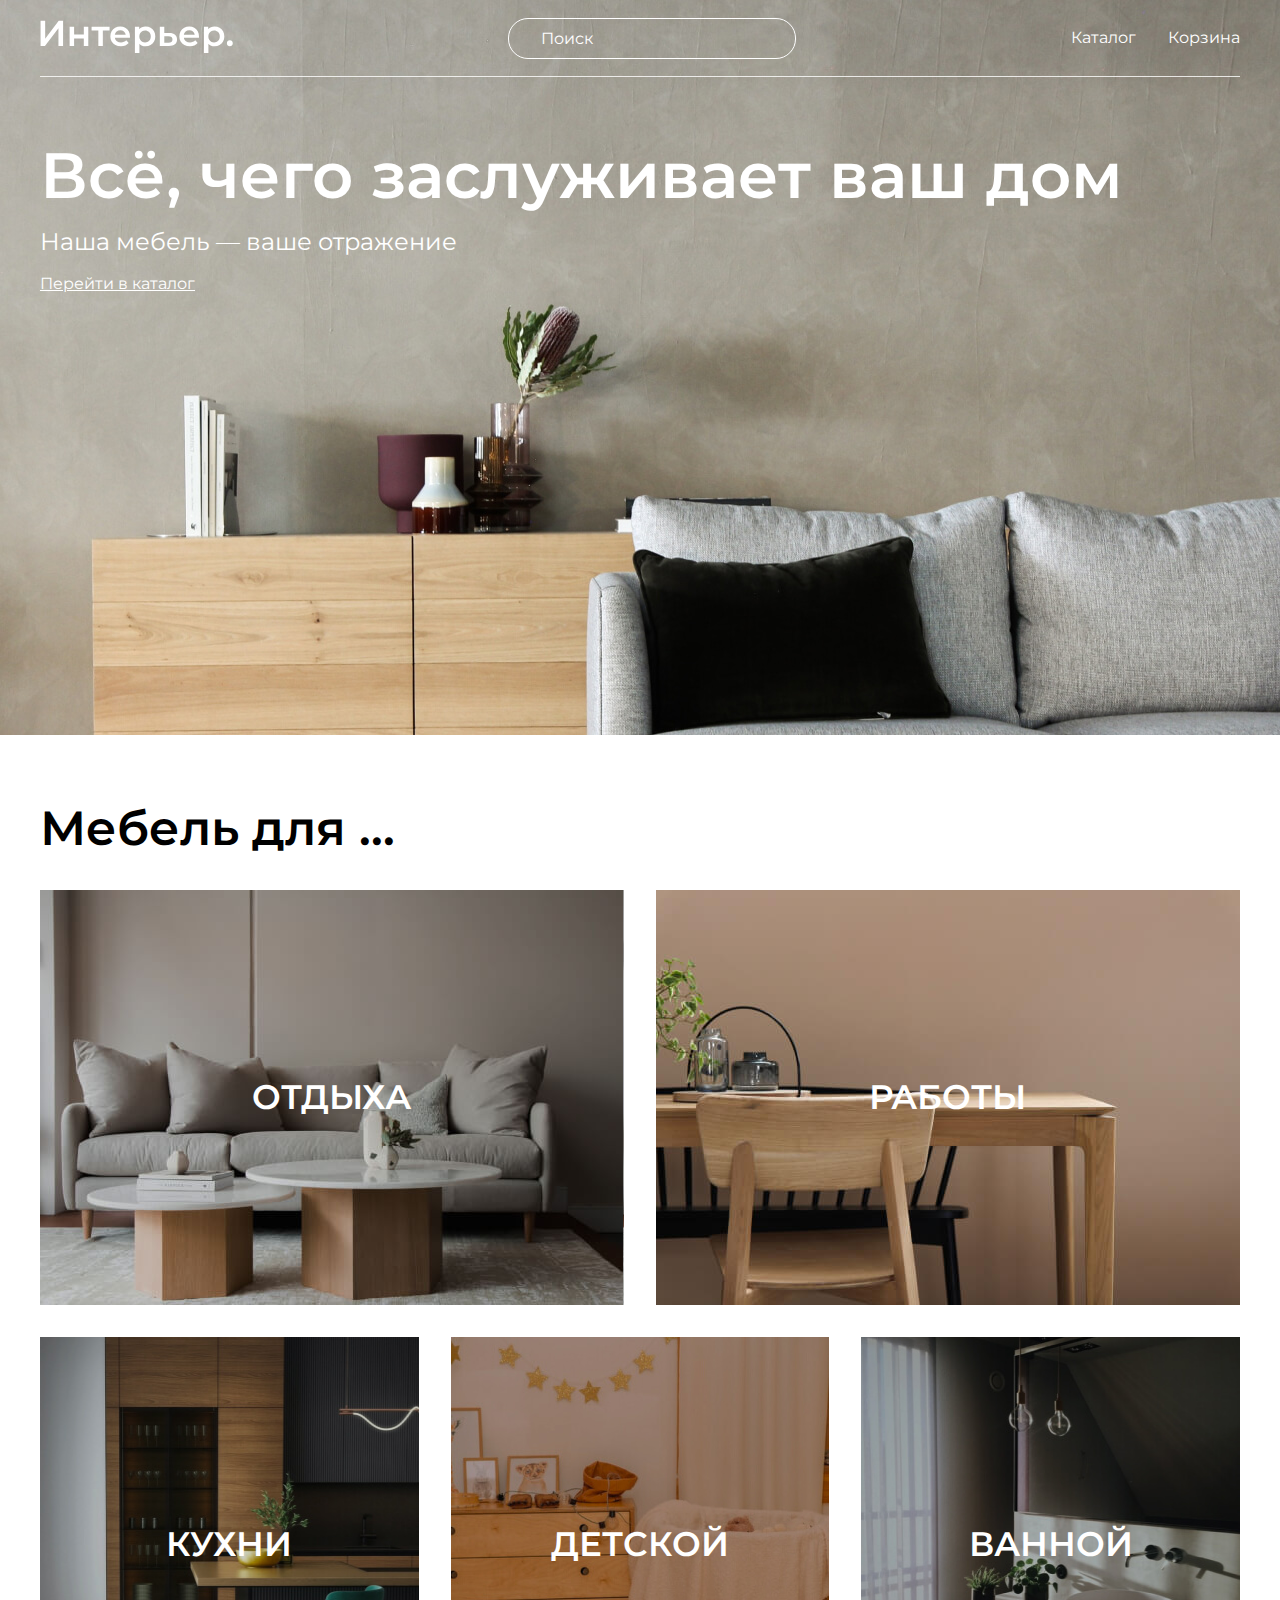
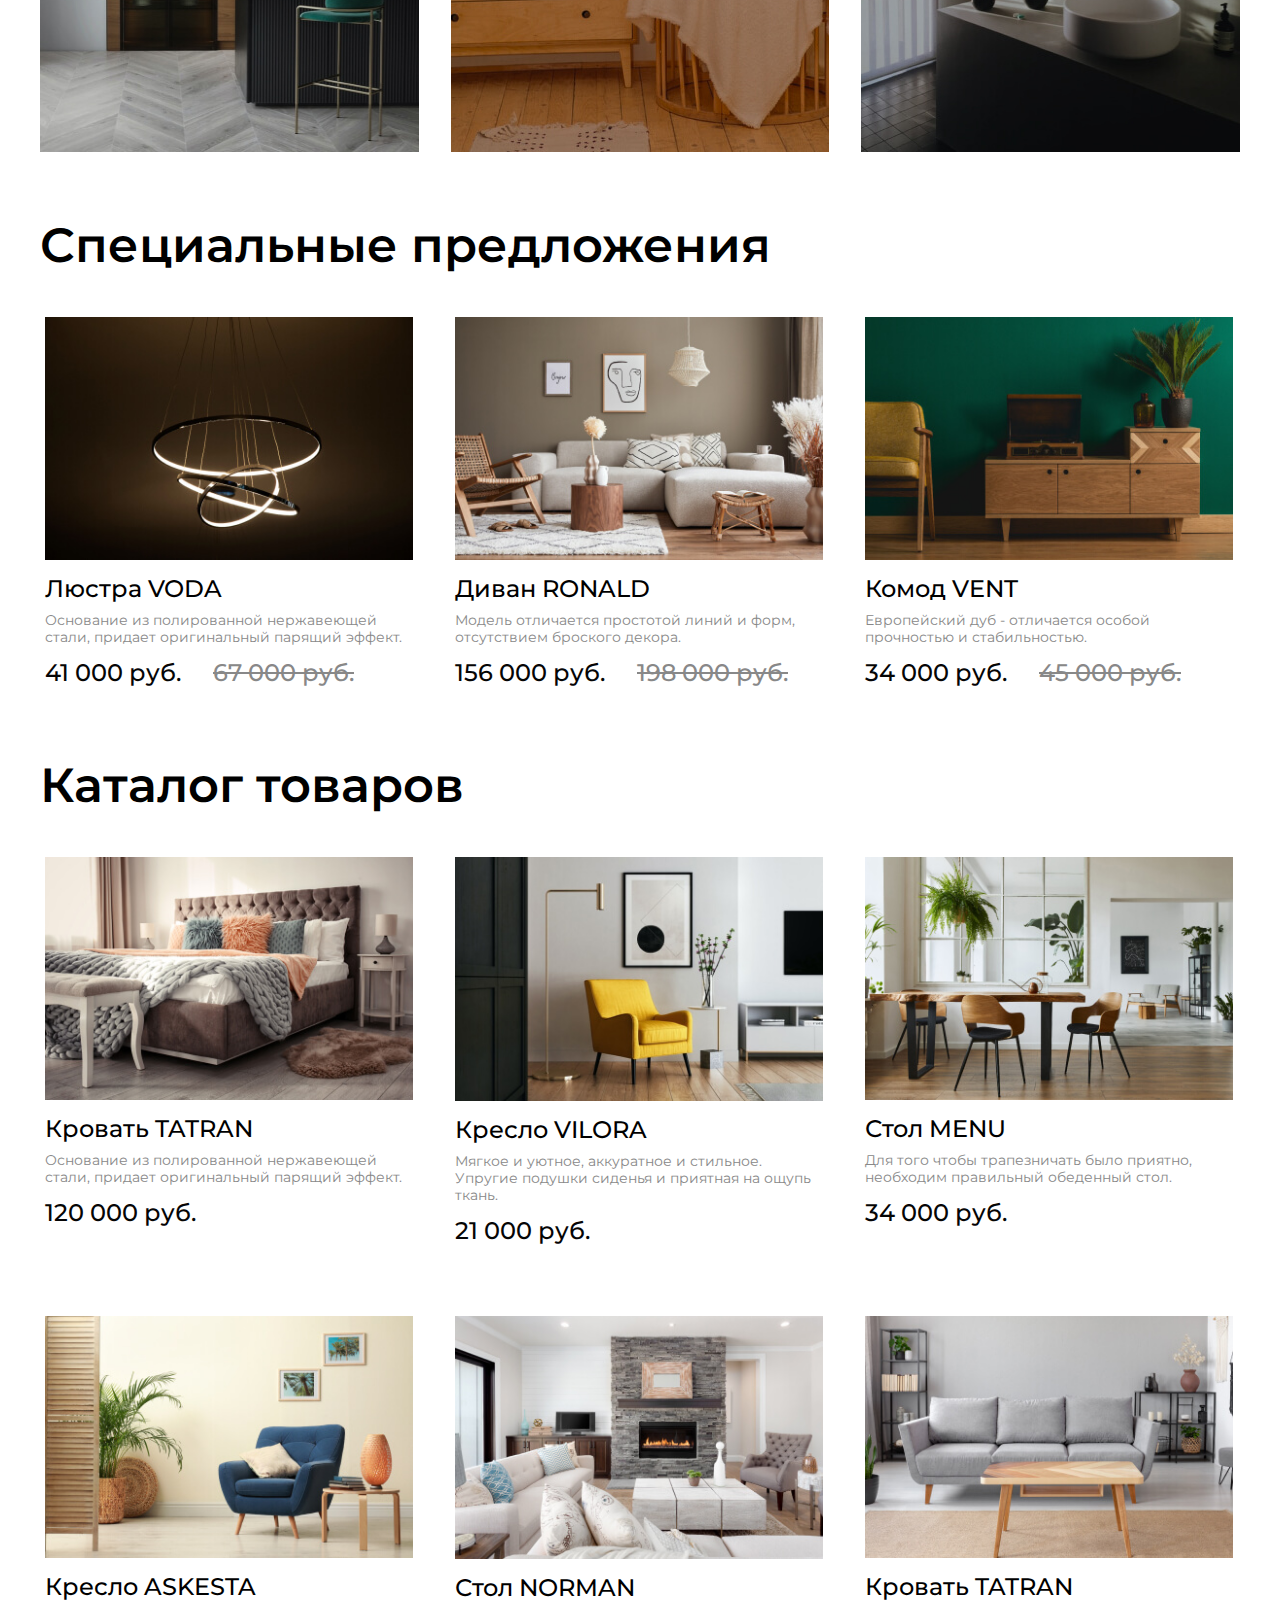
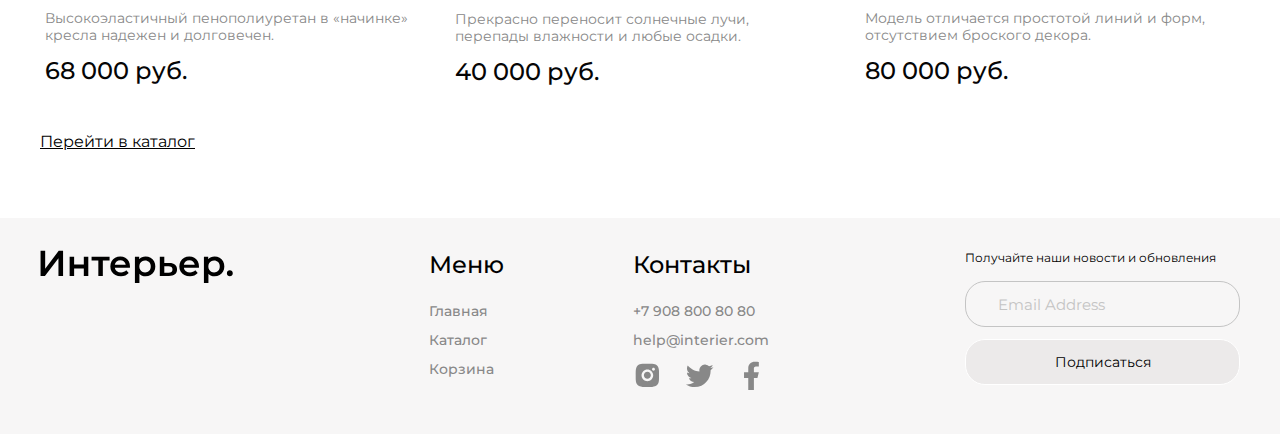
<file: index.html>
<!DOCTYPE html>
<html lang="ru">
    <head>
        <meta charset="UTF-8" />
        <meta http-equiv="X-UA-Compatible" content="IE=edge" />
        <meta name="viewport" content="width=device-width, initial-scale=1.0" />
        <title>Интернет-магазин Мебели</title>
        <link rel="preconnect" href="https://fonts.googleapis.com" />
        <link rel="preconnect" href="https://fonts.gstatic.com" crossorigin />
        <link href="https://fonts.googleapis.com/css2?family=Montserrat:wght@400;500;600&display=swap" rel="stylesheet" />
        <link rel="stylesheet" href="./styles/style.css" />
    </head>

    <body>
        <div class="top center">
            <header class="header">
                <a href="index.html" class="header__link-logo"><img src="./img/header-logo-white.svg" alt="логотип" class="header__logo" /></a>
                <input type="text" class="header__input_text" placeholder="Поиск" />
                <nav class="header__links">
                    <a href="./catalog.html" title="Перейти в каталог" class="header__link">Каталог</a>
                    <a href="./cart.html" title="Перейти в корзину" class="header__link">Корзина</a>
                </nav>
                <nav class="header__links-mobile">
                    <a class="header__link-mobile" title="Поиск" href="#"><img src="./img/search.png" alt="поиск" /></a>
                    <a class="header__link-mobile" title="Перейти в каталог" href="./catalog.html"><img src="./img/catalog.png" alt="каталог" /></a>
                    <a class="header__link-mobile" title="Перейти в корзину" href="./cart.html"><img src="./img/cart-phone.png" alt="корзина" /></a>
                </nav>
            </header>
            <section class="about">
                <h1 class="about__title">Всё, чего заслуживает ваш дом</h1>
                <p class="about__subtitle">Наша мебель — ваше отражение</p>
                <a href="./catalog.html" title="Перейти в каталог" class="about__link">Перейти в каталог</a>
            </section>
        </div>
        <section class="for center">
            <h2 class="for__title">Мебель для ...</h2>
            <div class="for__content for__content-text">
                <div class="for__content_item">ОТДЫХА</div>
                <div class="for__content_item">РАБОТЫ</div>
                <div class="for__content_item">КУХНИ</div>
                <div class="for__content_item">ДЕТСКОЙ</div>
                <div class="for__content_item">ВАННОЙ</div>
            </div>
        </section>

        <section class="product-box center">
            <h2 class="product-box__title">Специальные предложения</h2>
            <div class="product-content">
                <div class="product">
                    <img src="./img/voda.jpg" alt="Люстра VODA" class="product_img" />
                    <h3 class="product_name">Люстра VODA</h3>
                    <p class="product_about">Основание из полированной нержавеющей стали, придает оригинальный парящий эффект.</p>
                    <div class="product_price-section">
                        <p class="product_new-price">41 000 руб.</p>
                        <p class="product_old-price">67 000 руб.</p>
                    </div>
                </div>
                <div class="product">
                    <img src="./img/ronald.jpg" alt="Диван RONALD" class="product_img" />
                    <h3 class="product_name">Диван RONALD</h3>
                    <p class="product_about">Модель отличается простотой линий и форм, отсутствием броского декора.</p>
                    <div class="product_price-section">
                        <p class="product_new-price">156 000 руб.</p>
                        <p class="product_old-price">198 000 руб.</p>
                    </div>
                </div>
                <div class="product">
                    <img src="./img/vent.jpg" alt="Комод VENT" class="product_img" />
                    <h3 class="product_name">Комод VENT</h3>
                    <p class="product_about">Европейский дуб - отличается особой прочностью и стабильностью.</p>
                    <div class="product_price-section">
                        <p class="product_new-price">34 000 руб.</p>
                        <p class="product_old-price">45 000 руб.</p>
                    </div>
                </div>
            </div>
        </section>
        <section class="product-box center">
            <h2 class="product-box__title">Каталог товаров</h2>
            <div class="product-content">
                <div class="product">
                    <img src="./img/tatran.jpg" alt="Кровать TATRAN" class="product_img" />
                    <h3 class="product_name">Кровать TATRAN</h3>
                    <p class="product_about">Основание из полированной нержавеющей стали, придает оригинальный парящий эффект.</p>
                    <p class="product_new-price">120 000 руб.</p>
                </div>
                <div class="product">
                    <img src="./img/vilora.jpg" alt="Кресло VILORA" class="product_img" />
                    <h3 class="product_name">Кресло VILORA</h3>
                    <p class="product_about">Мягкое и уютное, аккуратное и стильное. Упругие подушки сиденья и приятная на ощупь ткань.</p>
                    <p class="product_new-price">21 000 руб.</p>
                </div>
                <div class="product">
                    <img src="./img/menu.jpg" alt="Стол MENU" class="product_img" />
                    <h3 class="product_name">Стол MENU</h3>
                    <p class="product_about">Для того чтобы трапезничать было приятно, необходим правильный обеденный стол.</p>
                    <p class="product_new-price">34 000 руб.</p>
                </div>
                <div class="product">
                    <img src="./img/askesta.jpg" alt="Кресло ASKESTA" class="product_img" />
                    <h3 class="product_name">Кресло ASKESTA</h3>
                    <p class="product_about">Высокоэластичный пенополиуретан в «начинке» кресла надежен и долговечен.</p>
                    <p class="product_new-price">68 000 руб.</p>
                </div>
                <div class="product">
                    <img src="./img/norman.jpg" alt="Стол NORMAN" class="product_img" />
                    <h3 class="product_name">Стол NORMAN</h3>
                    <p class="product_about">Прекрасно переносит солнечные лучи, перепады влажности и любые осадки.</p>
                    <p class="product_new-price">40 000 руб.</p>
                </div>
                <div class="product">
                    <img src="./img/nastan.jpg" alt="Диван NASTAN" class="product_img" />
                    <h3 class="product_name">Кровать TATRAN</h3>
                    <p class="product_about">Модель отличается простотой линий и форм, отсутствием броского декора.</p>
                    <p class="product_new-price">80 000 руб.</p>
                </div>
            </div>
        </section>
        <div class="link-box center"><a href="./catalog.html" title="Перейти в каталог" class="link-box__link">Перейти в каталог </a></div>

        <footer class="footer center">
            <a href="index.html" class="footer__logo"><img src="./img/footer-logo-black.svg" alt="логотип" /></a>
            <div class="footer__content">
                <nav class="footer__item">
                    <h4 class="footer__item_title">Меню</h4>
                    <a href="./index.html" title="Перейти на главную" class="footer__link">Главная</a>
                    <a href="./catalog.html" title="Перейти в каталог" class="footer__link">Каталог</a>
                    <a href="./cart.html" title="Перейти в корзину" class="footer__link">Корзина</a>
                </nav>
                <nav class="footer__item">
                    <h4 class="footer__item_title">Контакты</h4>
                    <a href="tel:+79088008080" title="Телефон" class="footer__link">+7 908 800 80 80</a>
                    <a href="mailto:help@interier.com" title="Почта" class="footer__link">help@interier.com</a>
                    <div class="footer__social">
                        <a href="" title="Перейти в Инстаграм">
                            <svg class="footer__social-link" width="29" height="29" viewBox="0 0 29 29" fill="#888888" xmlns="http://www.w3.org/2000/svg">
                                <path
                                    d="M14.3594 2.63733C17.5292 2.63733 17.9247 2.649 19.1684 2.70733C20.4109 2.76566 21.2567 2.9605 22.001 3.24983C22.771 3.54616 23.4197 3.9475 24.0684 4.595C24.6616 5.17821 25.1207 5.88368 25.4135 6.66233C25.7017 7.4055 25.8977 8.2525 25.956 9.495C26.0109 10.7387 26.026 11.1342 26.026 14.304C26.026 17.4738 26.0144 17.8693 25.956 19.113C25.8977 20.3555 25.7017 21.2013 25.4135 21.9457C25.1215 22.7247 24.6624 23.4304 24.0684 24.013C23.485 24.606 22.7796 25.065 22.001 25.3582C21.2579 25.6463 20.4109 25.8423 19.1684 25.9007C17.9247 25.9555 17.5292 25.9707 14.3594 25.9707C11.1895 25.9707 10.794 25.959 9.55038 25.9007C8.30788 25.8423 7.46204 25.6463 6.71771 25.3582C5.93876 25.0659 5.23316 24.6068 4.65038 24.013C4.05702 23.4299 3.59796 22.7244 3.30521 21.9457C3.01588 21.2025 2.82104 20.3555 2.76271 19.113C2.70788 17.8693 2.69271 17.4738 2.69271 14.304C2.69271 11.1342 2.70438 10.7387 2.76271 9.495C2.82104 8.25133 3.01588 7.40666 3.30521 6.66233C3.59715 5.88321 4.05632 5.17754 4.65038 4.595C5.23333 4.00143 5.93888 3.54235 6.71771 3.24983C7.46204 2.9605 8.30671 2.76566 9.55038 2.70733C10.794 2.6525 11.1895 2.63733 14.3594 2.63733ZM14.3594 8.47066C12.8123 8.47066 11.3286 9.08524 10.2346 10.1792C9.14063 11.2732 8.52604 12.7569 8.52604 14.304C8.52604 15.8511 9.14063 17.3348 10.2346 18.4288C11.3286 19.5227 12.8123 20.1373 14.3594 20.1373C15.9065 20.1373 17.3902 19.5227 18.4842 18.4288C19.5781 17.3348 20.1927 15.8511 20.1927 14.304C20.1927 12.7569 19.5781 11.2732 18.4842 10.1792C17.3902 9.08524 15.9065 8.47066 14.3594 8.47066ZM21.9427 8.179C21.9427 7.79222 21.7891 7.42129 21.5156 7.1478C21.2421 6.87431 20.8712 6.72066 20.4844 6.72066C20.0976 6.72066 19.7267 6.87431 19.4532 7.1478C19.1797 7.42129 19.026 7.79222 19.026 8.179C19.026 8.56577 19.1797 8.9367 19.4532 9.21019C19.7267 9.48368 20.0976 9.63733 20.4844 9.63733C20.8712 9.63733 21.2421 9.48368 21.5156 9.21019C21.7891 8.9367 21.9427 8.56577 21.9427 8.179ZM14.3594 10.804C15.2876 10.804 16.1779 11.1727 16.8343 11.8291C17.4906 12.4855 17.8594 13.3757 17.8594 14.304C17.8594 15.2323 17.4906 16.1225 16.8343 16.7789C16.1779 17.4352 15.2876 17.804 14.3594 17.804C13.4311 17.804 12.5409 17.4352 11.8845 16.7789C11.2281 16.1225 10.8594 15.2323 10.8594 14.304C10.8594 13.3757 11.2281 12.4855 11.8845 11.8291C12.5409 11.1727 13.4311 10.804 14.3594 10.804Z"
                                />
                            </svg>
                        </a>
                        <a href="" title="Перейти в Твиттер">
                            <svg class="footer__social-link" width="25" height="20" viewBox="0 0 25 20" fill="#888888" xmlns="http://www.w3.org/2000/svg">
                                <path
                                    d="M24.5117 2.86128C23.6211 3.25525 22.6765 3.514 21.7094 3.62894C22.7288 3.01928 23.4917 2.05979 23.8561 0.929276C22.8994 1.49861 21.8506 1.89761 20.7574 2.11344C20.0231 1.32779 19.0498 0.806733 17.9888 0.631292C16.9279 0.45585 15.8387 0.635849 14.8905 1.1433C13.9424 1.65076 13.1885 2.45724 12.746 3.43737C12.3035 4.4175 12.1973 5.51635 12.4437 6.56311C10.5037 6.46587 8.60579 5.96172 6.87324 5.08338C5.14068 4.20505 3.61222 2.97217 2.38707 1.46478C1.95341 2.20964 1.72551 3.05637 1.72673 3.91828C1.72673 5.60994 2.58773 7.10444 3.89673 7.97944C3.12208 7.95506 2.36447 7.74585 1.68707 7.36928V7.42994C1.6873 8.55659 2.07716 9.6485 2.79056 10.5205C3.50395 11.3925 4.49696 11.991 5.60123 12.2144C4.88212 12.4093 4.12809 12.438 3.39623 12.2984C3.70758 13.2682 4.31441 14.1163 5.13176 14.7241C5.94911 15.3318 6.93605 15.6687 7.9544 15.6876C6.94229 16.4825 5.78344 17.0701 4.54409 17.4168C3.30475 17.7635 2.00922 17.8626 0.731567 17.7083C2.96188 19.1426 5.55818 19.9041 8.2099 19.9016C17.1851 19.9016 22.0932 12.4664 22.0932 6.01828C22.0932 5.80828 22.0874 5.59594 22.0781 5.38828C23.0334 4.69781 23.8579 3.84247 24.5129 2.86244L24.5117 2.86128Z"
                                />
                            </svg>
                        </a>
                        <a href="" title="Перейти в Фейсбук">
                            <svg class="footer__social-link" width="14" height="24" viewBox="0 0 14 24" fill="#888888" xmlns="http://www.w3.org/2000/svg">
                                <path
                                    d="M8.9893 13.9838H11.906L13.0726 9.31714H8.9893V6.98381C8.9893 5.78214 8.9893 4.65047 11.3226 4.65047H13.0726V0.730472C12.6923 0.680305 11.2561 0.567139 9.73947 0.567139C6.57197 0.567139 4.32263 2.50031 4.32263 6.05047V9.31714H0.822632V13.9838H4.32263V23.9005H8.9893V13.9838Z"
                                />
                            </svg>
                        </a>
                    </div>
                </nav>
            </div>
            <form action="#" class="footer__form">
                <p class="footer__form_title">Получайте наши новости и обновления</p>
                <input type="email" class="footer__form_input_email" placeholder="Email Address" />
                <button type="submit" title="подписаться" class="footer__form_btn_submit">Подписаться</button>
            </form>
        </footer>
    </body>
</html>
</file>
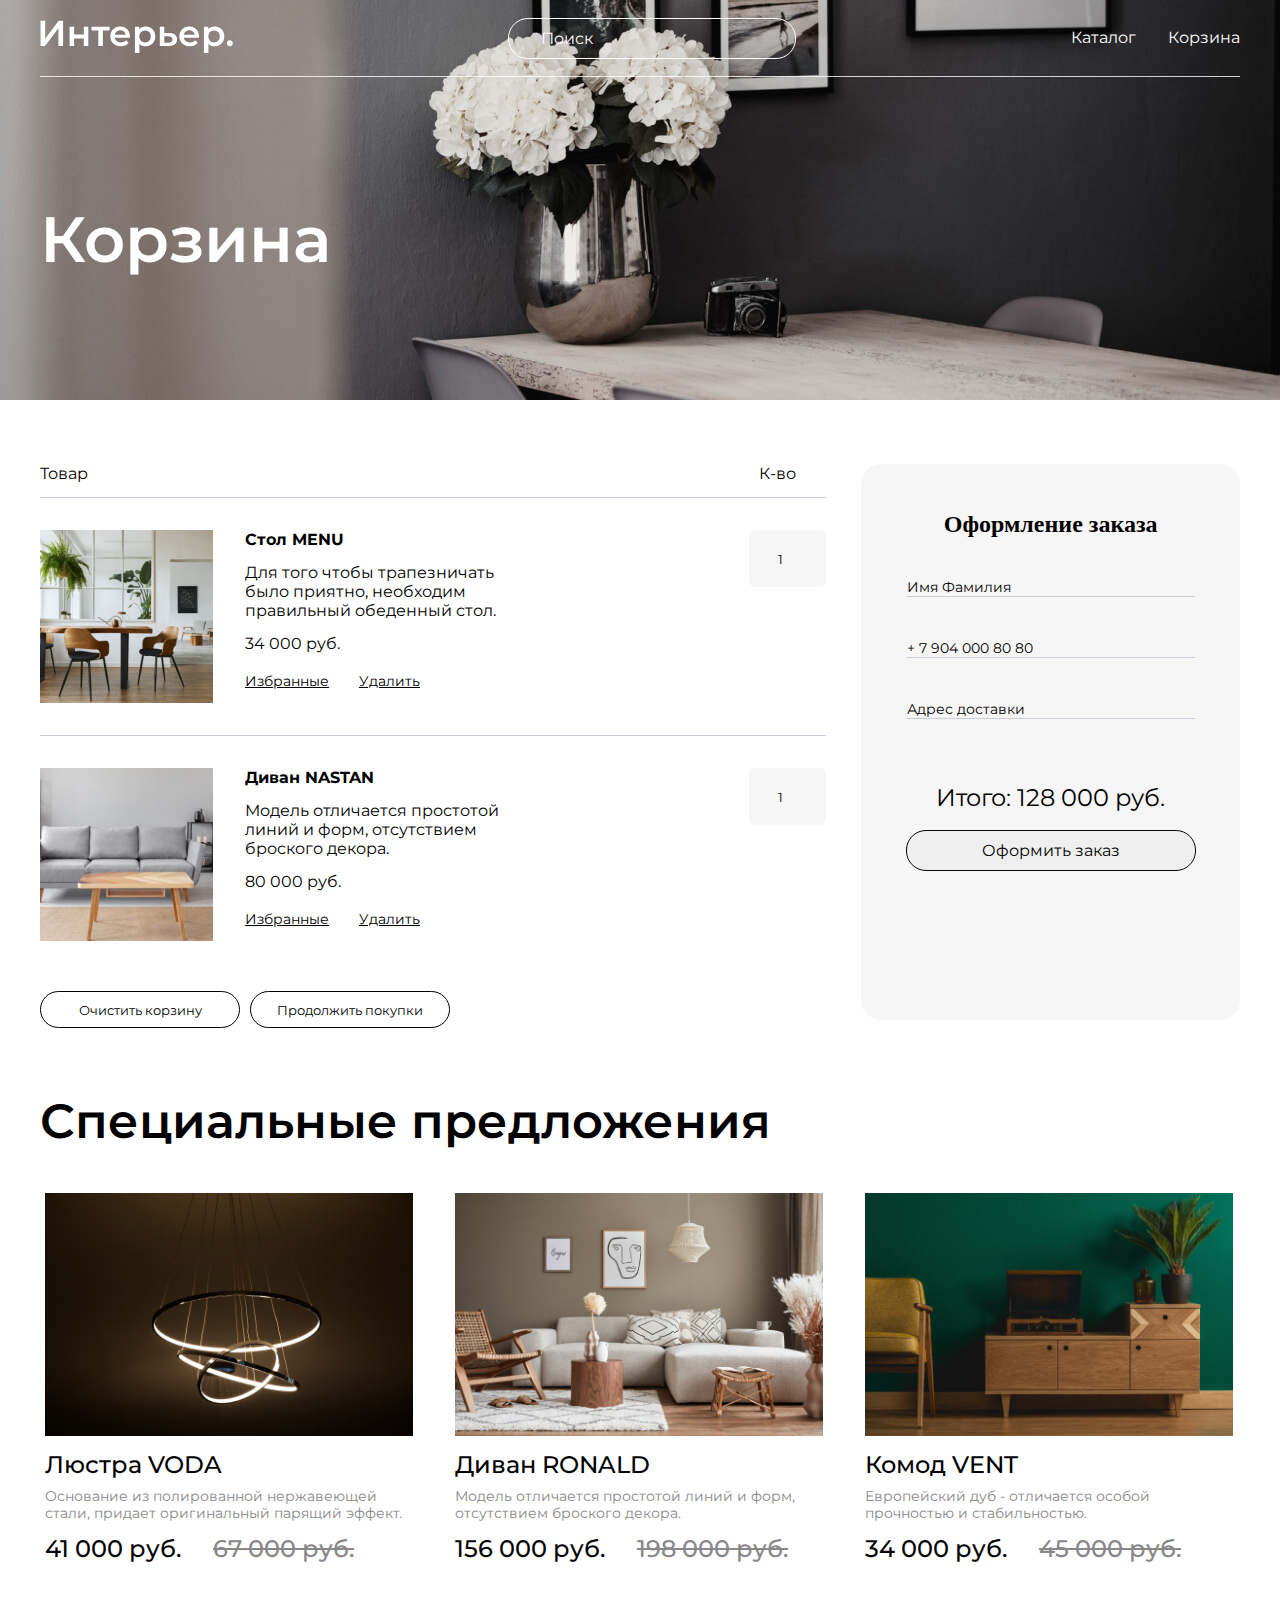
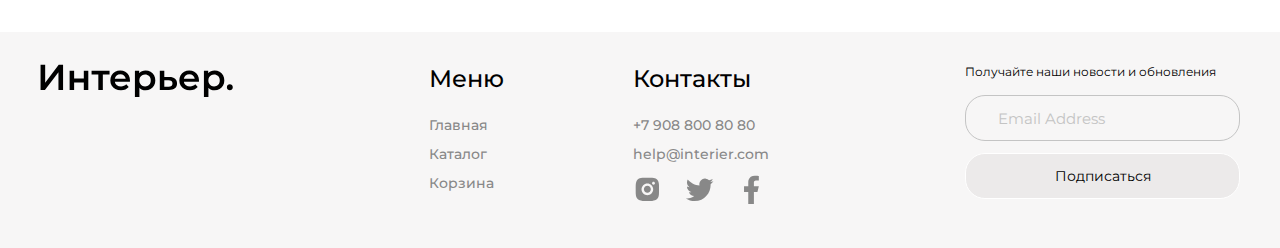
<file: cart.html>
<!DOCTYPE html>
<html lang="ru">
    <head>
        <meta charset="UTF-8" />
        <meta http-equiv="X-UA-Compatible" content="IE=edge" />
        <meta name="viewport" content="width=device-width, initial-scale=1.0" />
        <title>Интернет-магазин Мебели</title>
        <link rel="preconnect" href="https://fonts.googleapis.com" />
        <link rel="preconnect" href="https://fonts.gstatic.com" crossorigin />
        <link href="https://fonts.googleapis.com/css2?family=Montserrat:wght@400;500;600&family=Poppins:wght@600&display=swap" rel="stylesheet" />
        <link rel="stylesheet" href="./styles/style.css" />
    </head>

    <body>
        <div class="cart-top center">
            <header class="header">
                <a href="index.html" class="header__link-logo"><img src="./img/header-logo-white.svg" alt="логотип" class="header__logo" /></a>
                <input type="text" class="header__input_text" placeholder="Поиск" />
                <nav class="header__links">
                    <a href="./catalog.html" title="Перейти в каталог" class="header__link">Каталог</a>
                    <a href="./cart.html" title="Перейти в корзину" class="header__link">Корзина</a>
                </nav>
                <nav class="header__links-mobile">
                    <a class="header__link-mobile" title="Поиск" href="#"><img src="./img/search.png" alt="поиск" /></a>
                    <a class="header__link-mobile" title="Перейти в каталог" href="./catalog.html"><img src="./img/catalog.png" alt="каталог" /></a>
                    <a class="header__link-mobile" title="Перейти в корзину" href="./cart.html"><img src="./img/cart-phone.png" alt="корзина" /></a>
                </nav>
            </header>

            <h2 class="cart-top__title">Корзина</h2>
        </div>

        <section class="cart-content center">
            <div class="cart-content__order">
                <div class="cart-content__column-headings">
                    <p>Товар</p>
                    <p>К-во</p>
                </div>
                <div class="cart-content__item">
                    <div class="cart-content__left">
                        <img class="cart-content__item_img" src="./img/menucart.jpg" alt="фото товара" />
                        <div class="cart-content__item_description">
                            <h4 class="cart-content__item_title">Стол MENU</h4>
                            <p class="cart-content__item_about">Для того чтобы трапезничать было приятно, необходим правильный обеденный стол.</p>
                            <p class="cart-content__item_price">34 000 руб.</p>
                            <div class="cart-content__item_links">
                                <a href="#" class="cart-content__item_link">Избранные</a>
                                <a href="#" class="cart-content__item_link">Удалить</a>
                            </div>
                        </div>
                    </div>

                    <input class="cart-content__item_sum" type="number" value="1" />
                </div>
                <div class="cart-content__item">
                    <div class="cart-content__left">
                        <img class="cart-content__item_img" src="./img/nastancart.jpg" alt="фото товара" />
                        <div class="cart-content__item_description">
                            <h4 class="cart-content__item_title">Диван NASTAN</h4>
                            <p class="cart-content__item_about">Модель отличается простотой линий и форм, отсутствием броского декора.</p>
                            <p class="cart-content__item_price">80 000 руб.</p>
                            <div class="cart-content__item_links">
                                <a href="#" class="cart-content__item_link">Избранные</a>
                                <a href="#" class="cart-content__item_link">Удалить</a>
                            </div>
                        </div>
                    </div>

                    <input class="cart-content__item_sum" type="number" value="1" />
                </div>
                <div class="cart-content__btns">
                    <button class="cart-content__btn">Очистить корзину</button>
                    <button class="cart-content__btn">Продолжить покупки</button>
                </div>
            </div>
            <form class="cart-content__form">
                <h3 class="cart-content__form_title">Оформление заказа</h3>
                <input class="cart-content__form_input" type="text" name=""  placeholder="Имя Фамилия" />
                <input class="cart-content__form_input" type="tel" name=""  placeholder="+ 7 904 000 80 80" />
                <input class="cart-content__form_input" type="text" name=""  placeholder="Адрес доставки" />
                <p class="cart-content__form_total">Итого: 128 000 руб.</p>
                <button class="cart-content__form_btn">Оформить заказ</button>
            </form>
        </section>

        <section class="product-box center">
            <h2 class="product-box__title">Специальные предложения</h2>
            <div class="product-content">
                <div class="product">
                    <img src="./img/voda.jpg" alt="Люстра VODA" class="product_img" />
                    <h3 class="product_name">Люстра VODA</h3>
                    <p class="product_about">Основание из полированной нержавеющей стали, придает оригинальный парящий эффект.</p>
                    <div class="product_price-section">
                        <p class="product_new-price">41 000 руб.</p>
                        <p class="product_old-price">67 000 руб.</p>
                    </div>
                </div>
                <div class="product">
                    <img src="./img/ronald.jpg" alt="Диван RONALD" class="product_img" />
                    <h3 class="product_name">Диван RONALD</h3>
                    <p class="product_about">Модель отличается простотой линий и форм, отсутствием броского декора.</p>
                    <div class="product_price-section">
                        <p class="product_new-price">156 000 руб.</p>
                        <p class="product_old-price">198 000 руб.</p>
                    </div>
                </div>
                <div class="product">
                    <img src="./img/vent.jpg" alt="Комод VENT" class="product_img" />
                    <h3 class="product_name">Комод VENT</h3>
                    <p class="product_about">Европейский дуб - отличается особой прочностью и стабильностью.</p>
                    <div class="product_price-section">
                        <p class="product_new-price">34 000 руб.</p>
                        <p class="product_old-price">45 000 руб.</p>
                    </div>
                </div>
            </div>
        </section>

        <footer class="footer center">
            <a href="index.html" class="footer__logo"><img src="./img/footer-logo-black.svg" alt="логотип" /></a>
            <div class="footer__content">
                <nav class="footer__item">
                    <h4 class="footer__item_title">Меню</h4>
                    <a href="./index.html" title="Перейти на главную" class="footer__link">Главная</a>
                    <a href="./catalog.html" title="Перейти в каталог" class="footer__link">Каталог</a>
                    <a href="./cart.html" title="Перейти в корзину" class="footer__link">Корзина</a>
                </nav>
                <nav class="footer__item">
                    <h4 class="footer__item_title">Контакты</h4>
                    <a href="tel:+79088008080" title="Телефон" class="footer__link">+7 908 800 80 80</a>
                    <a href="mailto:help@interier.com" title="Почта" class="footer__link">help@interier.com</a>
                    <div class="footer__social">
                        <a href="" title="Перейти в Инстаграм">
                            <svg class="footer__social-link" width="29" height="29" viewBox="0 0 29 29" fill="#888888" xmlns="http://www.w3.org/2000/svg">
                                <path
                                    d="M14.3594 2.63733C17.5292 2.63733 17.9247 2.649 19.1684 2.70733C20.4109 2.76566 21.2567 2.9605 22.001 3.24983C22.771 3.54616 23.4197 3.9475 24.0684 4.595C24.6616 5.17821 25.1207 5.88368 25.4135 6.66233C25.7017 7.4055 25.8977 8.2525 25.956 9.495C26.0109 10.7387 26.026 11.1342 26.026 14.304C26.026 17.4738 26.0144 17.8693 25.956 19.113C25.8977 20.3555 25.7017 21.2013 25.4135 21.9457C25.1215 22.7247 24.6624 23.4304 24.0684 24.013C23.485 24.606 22.7796 25.065 22.001 25.3582C21.2579 25.6463 20.4109 25.8423 19.1684 25.9007C17.9247 25.9555 17.5292 25.9707 14.3594 25.9707C11.1895 25.9707 10.794 25.959 9.55038 25.9007C8.30788 25.8423 7.46204 25.6463 6.71771 25.3582C5.93876 25.0659 5.23316 24.6068 4.65038 24.013C4.05702 23.4299 3.59796 22.7244 3.30521 21.9457C3.01588 21.2025 2.82104 20.3555 2.76271 19.113C2.70788 17.8693 2.69271 17.4738 2.69271 14.304C2.69271 11.1342 2.70438 10.7387 2.76271 9.495C2.82104 8.25133 3.01588 7.40666 3.30521 6.66233C3.59715 5.88321 4.05632 5.17754 4.65038 4.595C5.23333 4.00143 5.93888 3.54235 6.71771 3.24983C7.46204 2.9605 8.30671 2.76566 9.55038 2.70733C10.794 2.6525 11.1895 2.63733 14.3594 2.63733ZM14.3594 8.47066C12.8123 8.47066 11.3286 9.08524 10.2346 10.1792C9.14063 11.2732 8.52604 12.7569 8.52604 14.304C8.52604 15.8511 9.14063 17.3348 10.2346 18.4288C11.3286 19.5227 12.8123 20.1373 14.3594 20.1373C15.9065 20.1373 17.3902 19.5227 18.4842 18.4288C19.5781 17.3348 20.1927 15.8511 20.1927 14.304C20.1927 12.7569 19.5781 11.2732 18.4842 10.1792C17.3902 9.08524 15.9065 8.47066 14.3594 8.47066ZM21.9427 8.179C21.9427 7.79222 21.7891 7.42129 21.5156 7.1478C21.2421 6.87431 20.8712 6.72066 20.4844 6.72066C20.0976 6.72066 19.7267 6.87431 19.4532 7.1478C19.1797 7.42129 19.026 7.79222 19.026 8.179C19.026 8.56577 19.1797 8.9367 19.4532 9.21019C19.7267 9.48368 20.0976 9.63733 20.4844 9.63733C20.8712 9.63733 21.2421 9.48368 21.5156 9.21019C21.7891 8.9367 21.9427 8.56577 21.9427 8.179ZM14.3594 10.804C15.2876 10.804 16.1779 11.1727 16.8343 11.8291C17.4906 12.4855 17.8594 13.3757 17.8594 14.304C17.8594 15.2323 17.4906 16.1225 16.8343 16.7789C16.1779 17.4352 15.2876 17.804 14.3594 17.804C13.4311 17.804 12.5409 17.4352 11.8845 16.7789C11.2281 16.1225 10.8594 15.2323 10.8594 14.304C10.8594 13.3757 11.2281 12.4855 11.8845 11.8291C12.5409 11.1727 13.4311 10.804 14.3594 10.804Z"
                                />
                            </svg>
                        </a>
                        <a href="" title="Перейти в Твиттер">
                            <svg class="footer__social-link" width="25" height="20" viewBox="0 0 25 20" fill="#888888" xmlns="http://www.w3.org/2000/svg">
                                <path
                                    d="M24.5117 2.86128C23.6211 3.25525 22.6765 3.514 21.7094 3.62894C22.7288 3.01928 23.4917 2.05979 23.8561 0.929276C22.8994 1.49861 21.8506 1.89761 20.7574 2.11344C20.0231 1.32779 19.0498 0.806733 17.9888 0.631292C16.9279 0.45585 15.8387 0.635849 14.8905 1.1433C13.9424 1.65076 13.1885 2.45724 12.746 3.43737C12.3035 4.4175 12.1973 5.51635 12.4437 6.56311C10.5037 6.46587 8.60579 5.96172 6.87324 5.08338C5.14068 4.20505 3.61222 2.97217 2.38707 1.46478C1.95341 2.20964 1.72551 3.05637 1.72673 3.91828C1.72673 5.60994 2.58773 7.10444 3.89673 7.97944C3.12208 7.95506 2.36447 7.74585 1.68707 7.36928V7.42994C1.6873 8.55659 2.07716 9.6485 2.79056 10.5205C3.50395 11.3925 4.49696 11.991 5.60123 12.2144C4.88212 12.4093 4.12809 12.438 3.39623 12.2984C3.70758 13.2682 4.31441 14.1163 5.13176 14.7241C5.94911 15.3318 6.93605 15.6687 7.9544 15.6876C6.94229 16.4825 5.78344 17.0701 4.54409 17.4168C3.30475 17.7635 2.00922 17.8626 0.731567 17.7083C2.96188 19.1426 5.55818 19.9041 8.2099 19.9016C17.1851 19.9016 22.0932 12.4664 22.0932 6.01828C22.0932 5.80828 22.0874 5.59594 22.0781 5.38828C23.0334 4.69781 23.8579 3.84247 24.5129 2.86244L24.5117 2.86128Z"
                                />
                            </svg>
                        </a>
                        <a href="" title="Перейти в Фейсбук">
                            <svg class="footer__social-link" width="14" height="24" viewBox="0 0 14 24" fill="#888888" xmlns="http://www.w3.org/2000/svg">
                                <path
                                    d="M8.9893 13.9838H11.906L13.0726 9.31714H8.9893V6.98381C8.9893 5.78214 8.9893 4.65047 11.3226 4.65047H13.0726V0.730472C12.6923 0.680305 11.2561 0.567139 9.73947 0.567139C6.57197 0.567139 4.32263 2.50031 4.32263 6.05047V9.31714H0.822632V13.9838H4.32263V23.9005H8.9893V13.9838Z"
                                />
                            </svg>
                        </a>
                    </div>
                </nav>
            </div>
            <form action="#" class="footer__form">
                <p class="footer__form_title">Получайте наши новости и обновления</p>
                <input type="email" class="footer__form_input_email" placeholder="Email Address" />
                <button type="submit" class="footer__form_btn_submit">Подписаться</button>
            </form>
        </footer>
    </body>
</html>
</file>
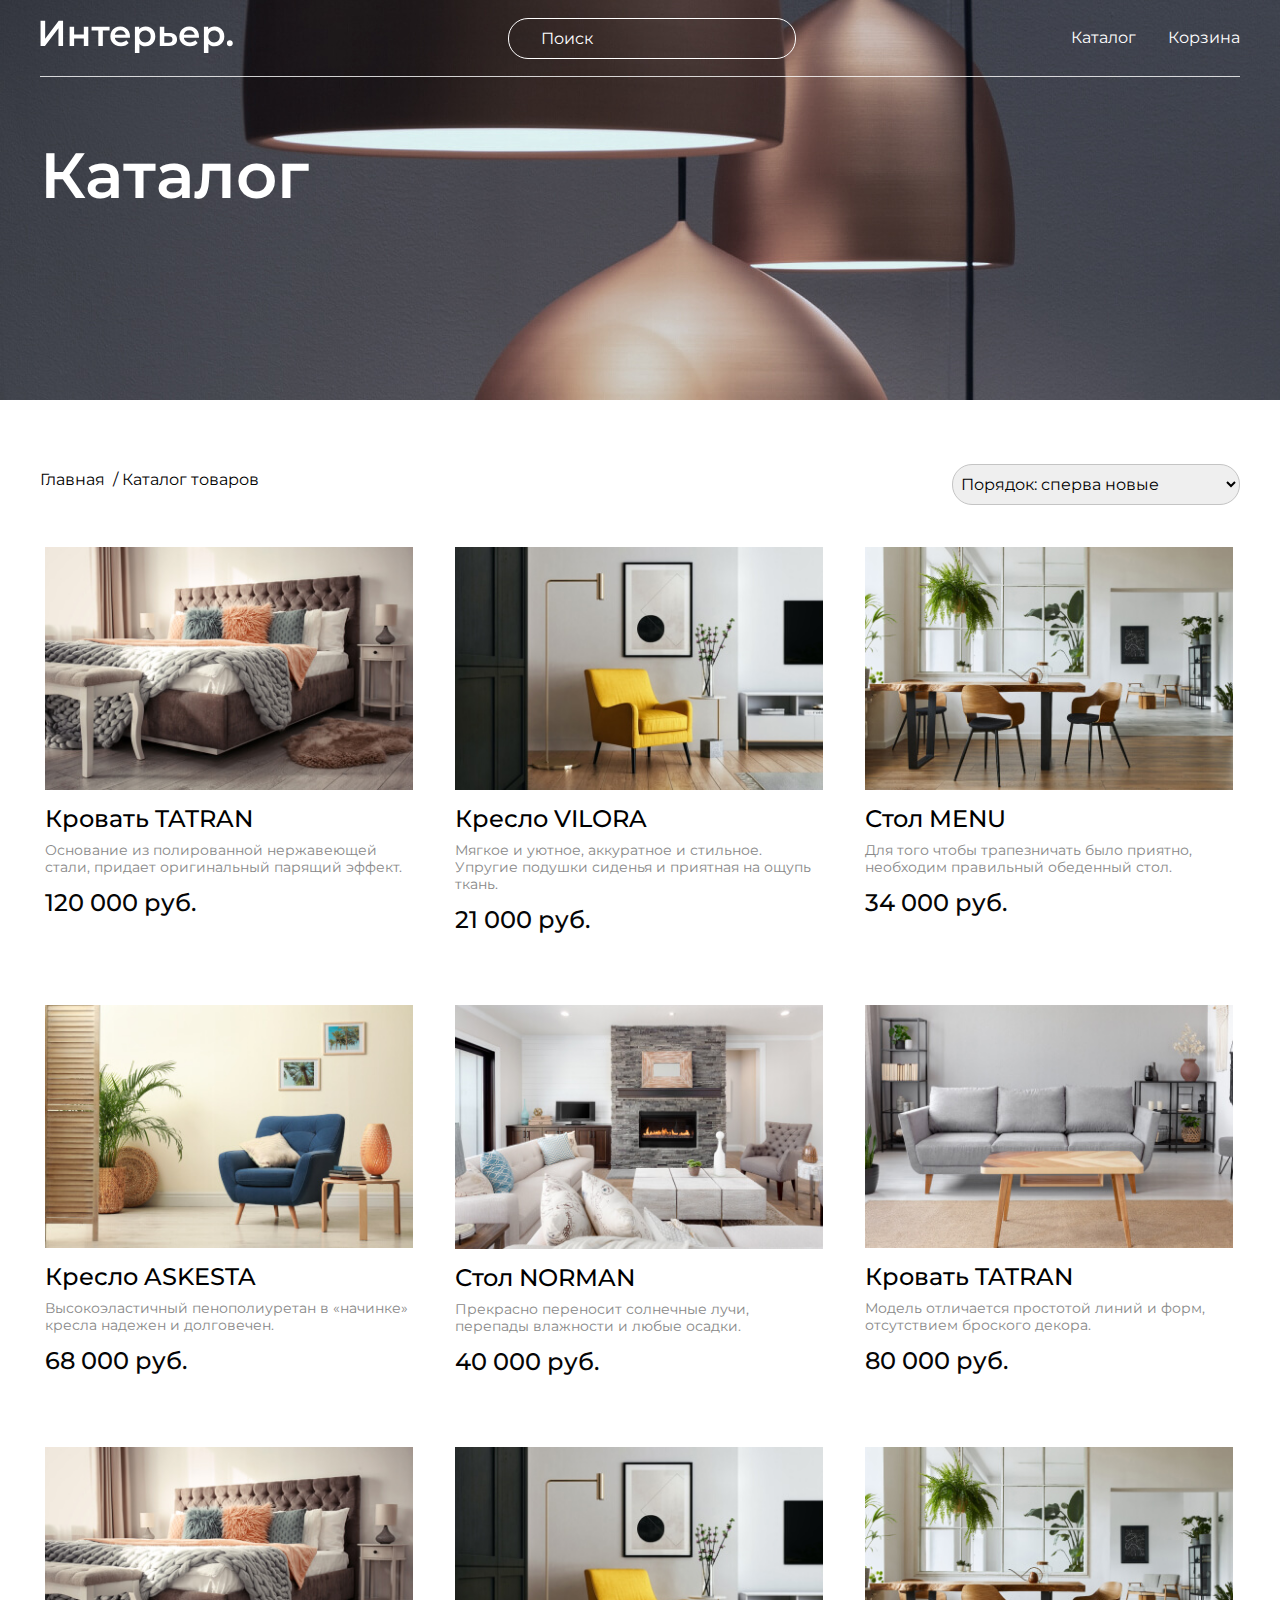
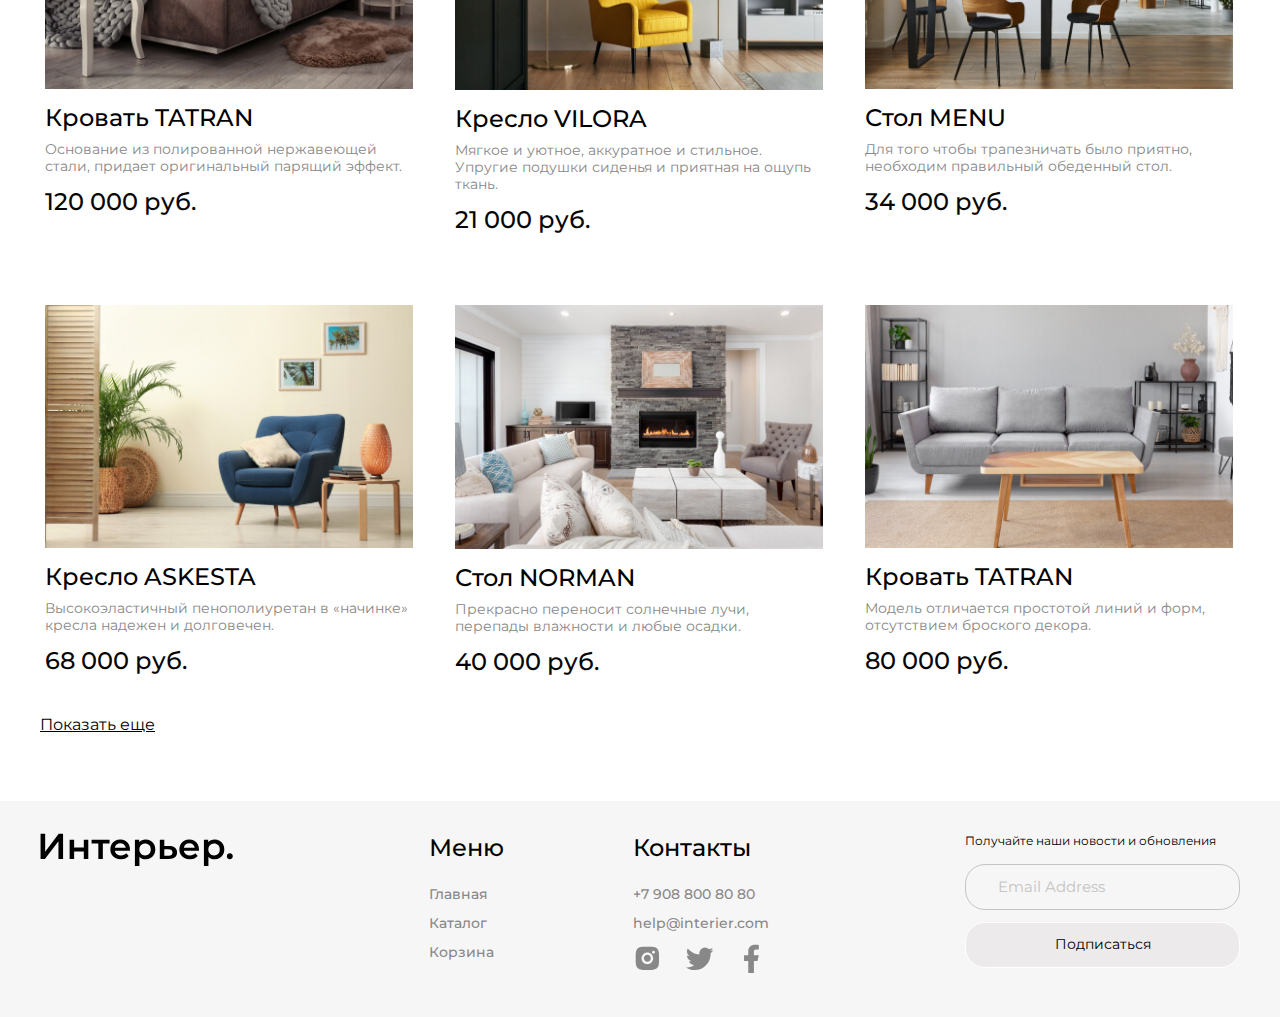
<file: catalog.html>
<!DOCTYPE html>
<html lang="ru">
    <head>
        <meta charset="UTF-8" />
        <meta http-equiv="X-UA-Compatible" content="IE=edge" />
        <meta name="viewport" content="width=device-width, initial-scale=1.0" />
        <title>Интернет-магазин Мебели</title>
        <link rel="preconnect" href="https://fonts.googleapis.com" />
        <link rel="preconnect" href="https://fonts.gstatic.com" crossorigin />
        <link href="https://fonts.googleapis.com/css2?family=Montserrat:wght@400;500;600&display=swap" rel="stylesheet" />
        <link rel="stylesheet" href="./styles/style.css" />
    </head>

    <body>
        <div class="top_catalog center">
            <header class="header">
                <a href="index.html" class="header__link-logo"><img src="./img/header-logo-white.svg" alt="логотип" class="header__logo" /></a>
                <input type="text" class="header__input_text" placeholder="Поиск" />
                <nav class="header__links">
                    <a href="./catalog.html" title="Перейти в каталог" class="header__link">Каталог</a>
                    <a href="./cart.html" title="Перейти в корзину" class="header__link">Корзина</a>
                </nav>
                <nav class="header__links-mobile">
                    <a class="header__link-mobile" title="Поиск" href="#"><img src="./img/search.png" alt="поиск" /></a>
                    <a class="header__link-mobile" title="Перейти в каталог" href="./catalog.html"><img src="./img/catalog.png" alt="каталог" /></a>
                    <a class="header__link-mobile" title="Перейти в корзину" href="./cart.html"><img src="./img/cart-phone.png" alt="корзина" /></a>
                </nav>
            </header>
            <section class="about">
                <h1 class="about__title about__title-catalog-mobile">Каталог</h1>
            </section>
        </div>
        <div class="catalog-page_nav_sort center">
            <nav class="nav_menu_catalog"><a class="nav_menu_catalog__link" href="./index.html">Главная</a> &nbsp;/&nbsp;<a class="nav_menu_catalog__link" href="./catalog.html">Каталог товаров</a></nav>
            <select class="select_menu" id="order-select">
                <option value="first new">&nbsp;Порядок: сперва новые</option>
                <option value="first old">&nbsp;Порядок: сперва старые</option>
            </select>
        </div>

        <div class="product-box center">
            <div class="product-content">
                <div class="product">
                    <img src="./img/tatran.jpg" alt="Кровать TATRAN" class="product_img" />
                    <h3 class="product_name">Кровать TATRAN</h3>
                    <p class="product_about">Основание из полированной нержавеющей стали, придает оригинальный парящий эффект.</p>
                    <p class="product_new-price">120 000 руб.</p>
                </div>
                <div class="product">
                    <img src="./img/vilora.jpg" alt="Кресло VILORA" class="product_img" />
                    <h3 class="product_name">Кресло VILORA</h3>
                    <p class="product_about">Мягкое и уютное, аккуратное и стильное. Упругие подушки сиденья и приятная на ощупь ткань.</p>
                    <p class="product_new-price">21 000 руб.</p>
                </div>
                <div class="product">
                    <img src="./img/menu.jpg" alt="Стол MENU" class="product_img" />
                    <h3 class="product_name">Стол MENU</h3>
                    <p class="product_about">Для того чтобы трапезничать было приятно, необходим правильный обеденный стол.</p>
                    <p class="product_new-price">34 000 руб.</p>
                </div>
                <div class="product">
                    <img src="./img/askesta.jpg" alt="Кресло ASKESTA" class="product_img" />
                    <h3 class="product_name">Кресло ASKESTA</h3>
                    <p class="product_about">Высокоэластичный пенополиуретан в «начинке» кресла надежен и долговечен.</p>
                    <p class="product_new-price">68 000 руб.</p>
                </div>
                <div class="product">
                    <img src="./img/norman.jpg" alt="Стол NORMAN" class="product_img" />
                    <h3 class="product_name">Стол NORMAN</h3>
                    <p class="product_about">Прекрасно переносит солнечные лучи, перепады влажности и любые осадки.</p>
                    <p class="product_new-price">40 000 руб.</p>
                </div>
                <div class="product">
                    <img src="./img/nastan.jpg" alt="Диван NASTAN" class="product_img" />
                    <h3 class="product_name">Кровать TATRAN</h3>
                    <p class="product_about">Модель отличается простотой линий и форм, отсутствием броского декора.</p>
                    <p class="product_new-price">80 000 руб.</p>
                </div>
                <div class="product">
                    <img src="./img/tatran.jpg" alt="Кровать TATRAN" class="product_img" />
                    <h3 class="product_name">Кровать TATRAN</h3>
                    <p class="product_about">Основание из полированной нержавеющей стали, придает оригинальный парящий эффект.</p>
                    <p class="product_new-price">120 000 руб.</p>
                </div>
                <div class="product">
                    <img src="./img/vilora.jpg" alt="Кресло VILORA" class="product_img" />
                    <h3 class="product_name">Кресло VILORA</h3>
                    <p class="product_about">Мягкое и уютное, аккуратное и стильное. Упругие подушки сиденья и приятная на ощупь ткань.</p>
                    <p class="product_new-price">21 000 руб.</p>
                </div>
                <div class="product">
                    <img src="./img/menu.jpg" alt="Стол MENU" class="product_img" />
                    <h3 class="product_name">Стол MENU</h3>
                    <p class="product_about">Для того чтобы трапезничать было приятно, необходим правильный обеденный стол.</p>
                    <p class="product_new-price">34 000 руб.</p>
                </div>
                <div class="product">
                    <img src="./img/askesta.jpg" alt="Кресло ASKESTA" class="product_img" />
                    <h3 class="product_name">Кресло ASKESTA</h3>
                    <p class="product_about">Высокоэластичный пенополиуретан в «начинке» кресла надежен и долговечен.</p>
                    <p class="product_new-price">68 000 руб.</p>
                </div>
                <div class="product">
                    <img src="./img/norman.jpg" alt="Стол NORMAN" class="product_img" />
                    <h3 class="product_name">Стол NORMAN</h3>
                    <p class="product_about">Прекрасно переносит солнечные лучи, перепады влажности и любые осадки.</p>
                    <p class="product_new-price">40 000 руб.</p>
                </div>
                <div class="product">
                    <img src="./img/nastan.jpg" alt="Диван NASTAN" class="product_img" />
                    <h3 class="product_name">Кровать TATRAN</h3>
                    <p class="product_about">Модель отличается простотой линий и форм, отсутствием броского декора.</p>
                    <p class="product_new-price">80 000 руб.</p>
                </div>
            </div>
            <button class="product-content__btn_show-more">Показать еще</button>
        </div>
        <footer class="footer center">
            <a href="index.html" class="footer__logo"><img src="./img/footer-logo-black.svg" alt="логотип" /></a>
            <div class="footer__content">
                <nav class="footer__item">
                    <h4 class="footer__item_title">Меню</h4>
                    <a href="./index.html" title="Перейти на главную" class="footer__link">Главная</a>
                    <a href="./catalog.html" title="Перейти в каталог" class="footer__link">Каталог</a>
                    <a href="./cart.html" title="Перейти в корзину" class="footer__link">Корзина</a>
                </nav>
                <nav class="footer__item">
                    <h4 class="footer__item_title">Контакты</h4>
                    <a href="tel:+79088008080" title="Телефон" class="footer__link">+7 908 800 80 80</a>
                    <a href="mailto:help@interier.com" title="Почта" class="footer__link">help@interier.com</a>
                    <div class="footer__social">
                        <a href="" title="Перейти в Инстаграм">
                            <svg class="footer__social-link" width="29" height="29" viewBox="0 0 29 29" fill="#888888" xmlns="http://www.w3.org/2000/svg">
                                <path
                                    d="M14.3594 2.63733C17.5292 2.63733 17.9247 2.649 19.1684 2.70733C20.4109 2.76566 21.2567 2.9605 22.001 3.24983C22.771 3.54616 23.4197 3.9475 24.0684 4.595C24.6616 5.17821 25.1207 5.88368 25.4135 6.66233C25.7017 7.4055 25.8977 8.2525 25.956 9.495C26.0109 10.7387 26.026 11.1342 26.026 14.304C26.026 17.4738 26.0144 17.8693 25.956 19.113C25.8977 20.3555 25.7017 21.2013 25.4135 21.9457C25.1215 22.7247 24.6624 23.4304 24.0684 24.013C23.485 24.606 22.7796 25.065 22.001 25.3582C21.2579 25.6463 20.4109 25.8423 19.1684 25.9007C17.9247 25.9555 17.5292 25.9707 14.3594 25.9707C11.1895 25.9707 10.794 25.959 9.55038 25.9007C8.30788 25.8423 7.46204 25.6463 6.71771 25.3582C5.93876 25.0659 5.23316 24.6068 4.65038 24.013C4.05702 23.4299 3.59796 22.7244 3.30521 21.9457C3.01588 21.2025 2.82104 20.3555 2.76271 19.113C2.70788 17.8693 2.69271 17.4738 2.69271 14.304C2.69271 11.1342 2.70438 10.7387 2.76271 9.495C2.82104 8.25133 3.01588 7.40666 3.30521 6.66233C3.59715 5.88321 4.05632 5.17754 4.65038 4.595C5.23333 4.00143 5.93888 3.54235 6.71771 3.24983C7.46204 2.9605 8.30671 2.76566 9.55038 2.70733C10.794 2.6525 11.1895 2.63733 14.3594 2.63733ZM14.3594 8.47066C12.8123 8.47066 11.3286 9.08524 10.2346 10.1792C9.14063 11.2732 8.52604 12.7569 8.52604 14.304C8.52604 15.8511 9.14063 17.3348 10.2346 18.4288C11.3286 19.5227 12.8123 20.1373 14.3594 20.1373C15.9065 20.1373 17.3902 19.5227 18.4842 18.4288C19.5781 17.3348 20.1927 15.8511 20.1927 14.304C20.1927 12.7569 19.5781 11.2732 18.4842 10.1792C17.3902 9.08524 15.9065 8.47066 14.3594 8.47066ZM21.9427 8.179C21.9427 7.79222 21.7891 7.42129 21.5156 7.1478C21.2421 6.87431 20.8712 6.72066 20.4844 6.72066C20.0976 6.72066 19.7267 6.87431 19.4532 7.1478C19.1797 7.42129 19.026 7.79222 19.026 8.179C19.026 8.56577 19.1797 8.9367 19.4532 9.21019C19.7267 9.48368 20.0976 9.63733 20.4844 9.63733C20.8712 9.63733 21.2421 9.48368 21.5156 9.21019C21.7891 8.9367 21.9427 8.56577 21.9427 8.179ZM14.3594 10.804C15.2876 10.804 16.1779 11.1727 16.8343 11.8291C17.4906 12.4855 17.8594 13.3757 17.8594 14.304C17.8594 15.2323 17.4906 16.1225 16.8343 16.7789C16.1779 17.4352 15.2876 17.804 14.3594 17.804C13.4311 17.804 12.5409 17.4352 11.8845 16.7789C11.2281 16.1225 10.8594 15.2323 10.8594 14.304C10.8594 13.3757 11.2281 12.4855 11.8845 11.8291C12.5409 11.1727 13.4311 10.804 14.3594 10.804Z"
                                />
                            </svg>
                        </a>
                        <a href="" title="Перейти в Твиттер">
                            <svg class="footer__social-link" width="25" height="20" viewBox="0 0 25 20" fill="#888888" xmlns="http://www.w3.org/2000/svg">
                                <path
                                    d="M24.5117 2.86128C23.6211 3.25525 22.6765 3.514 21.7094 3.62894C22.7288 3.01928 23.4917 2.05979 23.8561 0.929276C22.8994 1.49861 21.8506 1.89761 20.7574 2.11344C20.0231 1.32779 19.0498 0.806733 17.9888 0.631292C16.9279 0.45585 15.8387 0.635849 14.8905 1.1433C13.9424 1.65076 13.1885 2.45724 12.746 3.43737C12.3035 4.4175 12.1973 5.51635 12.4437 6.56311C10.5037 6.46587 8.60579 5.96172 6.87324 5.08338C5.14068 4.20505 3.61222 2.97217 2.38707 1.46478C1.95341 2.20964 1.72551 3.05637 1.72673 3.91828C1.72673 5.60994 2.58773 7.10444 3.89673 7.97944C3.12208 7.95506 2.36447 7.74585 1.68707 7.36928V7.42994C1.6873 8.55659 2.07716 9.6485 2.79056 10.5205C3.50395 11.3925 4.49696 11.991 5.60123 12.2144C4.88212 12.4093 4.12809 12.438 3.39623 12.2984C3.70758 13.2682 4.31441 14.1163 5.13176 14.7241C5.94911 15.3318 6.93605 15.6687 7.9544 15.6876C6.94229 16.4825 5.78344 17.0701 4.54409 17.4168C3.30475 17.7635 2.00922 17.8626 0.731567 17.7083C2.96188 19.1426 5.55818 19.9041 8.2099 19.9016C17.1851 19.9016 22.0932 12.4664 22.0932 6.01828C22.0932 5.80828 22.0874 5.59594 22.0781 5.38828C23.0334 4.69781 23.8579 3.84247 24.5129 2.86244L24.5117 2.86128Z"
                                />
                            </svg>
                        </a>
                        <a href="" title="Перейти в Фейсбук">
                            <svg class="footer__social-link" width="14" height="24" viewBox="0 0 14 24" fill="#888888" xmlns="http://www.w3.org/2000/svg">
                                <path
                                    d="M8.9893 13.9838H11.906L13.0726 9.31714H8.9893V6.98381C8.9893 5.78214 8.9893 4.65047 11.3226 4.65047H13.0726V0.730472C12.6923 0.680305 11.2561 0.567139 9.73947 0.567139C6.57197 0.567139 4.32263 2.50031 4.32263 6.05047V9.31714H0.822632V13.9838H4.32263V23.9005H8.9893V13.9838Z"
                                />
                            </svg>
                        </a>
                    </div>
                </nav>
            </div>
            <form action="#" class="footer__form">
                <p class="footer__form_title">Получайте наши новости и обновления</p>
                <input type="email" class="footer__form_input_email" placeholder="Email Address" />
                <button type="submit" class="footer__form_btn_submit">Подписаться</button>
            </form>
        </footer>
    </body>
</html>
</file>
<file: styles/style.css>
* {
  margin: 0;
  padding: 0;
  font-family: "Montserrat", sans-serif;
}

.center {
  padding-left: calc(50% - 600px);
  padding-right: calc(50% - 600px);
}

.top {
  height: 735px;
  background-image: url(../img/top-background.jpg);
  background-repeat: no-repeat;
  background-position: center;
  background-size: cover;
}

.top_catalog {
  height: 400px;
  background-image: url(../img/catalog_page_background.jpg);
  background-repeat: no-repeat;
  background-position: center;
  background-size: cover;
}

.header {
  height: 76px;
  border-bottom: 0.5px solid rgba(255, 255, 255, 0.8);
  display: -webkit-box;
  display: -ms-flexbox;
  display: flex;
  -webkit-box-pack: justify;
      -ms-flex-pack: justify;
          justify-content: space-between;
  -webkit-box-align: center;
      -ms-flex-align: center;
          align-items: center;
}

.header__links {
  display: -webkit-box;
  display: -ms-flexbox;
  display: flex;
  -ms-flex-pack: distribute;
      justify-content: space-around;
  gap: 32px;
}

.header__link {
  font-style: normal;
  font-weight: 400;
  font-size: 16px;
  line-height: 20px;
  color: #ffffff;
  text-decoration: none;
}

.header__links-mobile {
  display: none;
}

.header__link:hover {
  border-bottom: 1px solid black;
}

.header__input_text {
  width: 288px;
  height: 41px;
  border: 1px solid #ffffff;
  -webkit-box-sizing: border-box;
          box-sizing: border-box;
  border-radius: 20px;
  background-color: transparent;
  padding-left: 32px;
  padding-right: 32px;
  box-sizing: border-box;
  outline: none;
  font-size: 16px;
  line-height: 20px;
  color: #ffffff;
}

.header__input_text::-webkit-input-placeholder {
  font-style: normal;
  font-weight: 400;
  font-size: 16px;
  line-height: 20px;
  color: #ffffff;
}

.header__input_text:-ms-input-placeholder {
  font-style: normal;
  font-weight: 400;
  font-size: 16px;
  line-height: 20px;
  color: #ffffff;
}

.header__input_text::-ms-input-placeholder {
  font-style: normal;
  font-weight: 400;
  font-size: 16px;
  line-height: 20px;
  color: #ffffff;
}

.header__input_text::placeholder {
  font-style: normal;
  font-weight: 400;
  font-size: 16px;
  line-height: 20px;
  color: #ffffff;
}

.about {
  margin-top: 33px;
  padding-top: 30px;
}

.about__title {
  font-style: normal;
  font-weight: 600;
  font-size: 64px;
  line-height: 70px;
  color: #ffffff;
}

.about__subtitle {
  font-style: normal;
  font-weight: 400;
  font-size: 24px;
  line-height: 32px;
  color: #ffffff;
  margin-bottom: 16px;
  margin-top: 16px;
}

.about__link {
  font-style: normal;
  font-weight: 400;
  font-size: 16px;
  -webkit-text-decoration-line: underline;
          text-decoration-line: underline;
  color: #ffffff;
  -webkit-transition: 2s;
  transition: 2s;
}

.about__link:hover {
  color: #888888;
  text-decoration: none;
}

.catalog-page_nav_sort {
  display: -webkit-box;
  display: -ms-flexbox;
  display: flex;
  -webkit-box-pack: justify;
      -ms-flex-pack: justify;
          justify-content: space-between;
  margin-bottom: 32px;
  margin-top: 64px;
}

.nav_menu_catalog__link {
  font-family: "Montserrat";
  font-style: normal;
  font-weight: 400;
  font-size: 16px;
  line-height: 32px;
  -webkit-text-decoration-line: none;
          text-decoration-line: none;
  color: #000000;
}

.select_menu {
  width: 288px;
  height: 41px;
  font-family: "Montserrat";
  font-style: normal;
  font-weight: 400;
  font-size: 16px;
  line-height: 20px;
  color: #000000;
  border: 1px solid #c4c4c4;
  -webkit-box-sizing: border-box;
          box-sizing: border-box;
  border-radius: 20px;
}

.nav_menu_catalog__link:hover {
  cursor: pointer;
}

.for {
  margin-top: 64px;
}

.for__content {
  display: -ms-grid;
  display: grid;
  gap: 32px;
  -ms-grid-columns: (1fr)[12];
      grid-template-columns: repeat(12, 1fr);
}

.for__title {
  font-family: "Montserrat";
  font-style: normal;
  font-weight: 600;
  font-size: 48px;
  line-height: 59px;
  margin-bottom: 32px;
}

.for__content-text {
  font-family: "Montserrat";
  font-style: normal;
  font-weight: 600;
  font-size: 34px;
  line-height: 41px;
  -webkit-box-align: center;
      -ms-flex-align: center;
          align-items: center;
  text-align: center;
  color: #ffffff;
}

.for__content_item {
  height: 415px;
  display: -webkit-box;
  display: -ms-flexbox;
  display: flex;
  -webkit-box-pack: center;
      -ms-flex-pack: center;
          justify-content: center;
  -webkit-box-align: center;
      -ms-flex-align: center;
          align-items: center;
  grid-column: span 4;
  -webkit-transition: text-shadow 1.5s, -webkit-box-shadow 1s;
  transition: text-shadow 1.5s, -webkit-box-shadow 1s;
  transition: box-shadow 1s, text-shadow 1.5s;
  transition: box-shadow 1s, text-shadow 1.5s, -webkit-box-shadow 1s;
}

.for__content_item:hover {
  -webkit-box-shadow: 0 0 15px rgba(0, 0, 0, 0.5);
          box-shadow: 0 0 15px rgba(0, 0, 0, 0.5);
  text-shadow: 0 0 50px #fffefe;
}

.for__content_item:nth-of-type(1) {
  background: url(../img/for_relax.jpg);
  grid-column: span 6;
}

.for__content_item:nth-of-type(2) {
  background: url(../img/for_work.jpg);
  grid-column: span 6;
}

.for__content_item:nth-of-type(3) {
  background: url(../img/for_kitchen.jpg);
}

.for__content_item:nth-of-type(4) {
  background: url(../img/for_children-room.jpg);
}

.for__content_item:nth-of-type(5) {
  background: url(../img/for_bathroom.jpg);
}

.product-box {
  display: -webkit-box;
  display: -ms-flexbox;
  display: flex;
  -webkit-box-orient: vertical;
  -webkit-box-direction: normal;
      -ms-flex-direction: column;
          flex-direction: column;
  -webkit-box-pack: center;
      -ms-flex-pack: center;
          justify-content: center;
}

.product-box__title {
  font-style: normal;
  font-weight: 600;
  font-size: 48px;
  line-height: 59px;
  margin-top: 64px;
  margin-bottom: 32px;
}

.product-content {
  display: -webkit-box;
  display: -ms-flexbox;
  display: flex;
  -ms-flex-wrap: wrap;
      flex-wrap: wrap;
  row-gap: 56px;
  -webkit-column-gap: 32px;
          column-gap: 32px;
}

.product {
  width: 100%;
  margin-top: 5px;
  max-width: 378px;
  padding: 5px;
  -webkit-box-sizing: border-box;
          box-sizing: border-box;
  -webkit-transition: all 0.3s;
  transition: all 0.3s;
}

.product:hover {
  -webkit-transform: scale(1.05);
          transform: scale(1.05);
  -webkit-box-shadow: 0 0 5px rgba(0, 0, 0, 0.5);
          box-shadow: 0 0 5px rgba(0, 0, 0, 0.5);
  border-radius: 5px;
}

.product_img {
  max-width: 100%;
}

.product_name {
  margin-top: 10px;
  font-style: normal;
  font-weight: 500;
  font-size: 24px;
  line-height: 29px;
  color: #000000;
}

.product_about {
  font-style: normal;
  font-weight: 400;
  font-size: 14px;
  line-height: 17px;
  margin-top: 9px;
  color: #888888;
}

.product_price-section {
  display: -webkit-box;
  display: -ms-flexbox;
  display: flex;
  gap: 32px;
}

.product_new-price {
  font-style: normal;
  font-weight: 500;
  font-size: 24px;
  line-height: 29px;
  margin-top: 12px;
  color: #050505;
}

.product_old-price {
  font-style: normal;
  font-weight: 500;
  font-size: 24px;
  line-height: 29px;
  -webkit-text-decoration-line: line-through;
          text-decoration-line: line-through;
  margin-top: 12px;
  color: #888888;
}

.product-content__btn_show-more {
  display: -webkit-box;
  display: -ms-flexbox;
  display: flex;
  -webkit-box-pack: start;
      -ms-flex-pack: start;
          justify-content: flex-start;
  font-family: "Montserrat";
  font-style: normal;
  font-weight: 400;
  font-size: 16px;
  line-height: 24px;
  border: none;
  outline: none;
  background-color: transparent;
  -webkit-text-decoration-line: underline;
          text-decoration-line: underline;
  margin-top: 32px;
  color: #000000;
}

.product-content__btn_show-more {
  cursor: pointer;
}

.link-box {
  margin-top: 39px;
}

.link-box__link {
  font-style: normal;
  font-weight: 400;
  font-size: 16px;
  line-height: 24px;
  -webkit-text-decoration-line: underline;
          text-decoration-line: underline;
  color: #000000;
  -webkit-transition: all 2s;
  transition: all 2s;
}

.link-box__link:hover {
  color: #888888;
  text-decoration: none;
}

.footer {
  margin-top: 64px;
  background: #f7f6f6;
  padding-top: 32px;
  padding-bottom: 40px;
  display: -webkit-box;
  display: -ms-flexbox;
  display: flex;
  -webkit-box-pack: justify;
      -ms-flex-pack: justify;
          justify-content: space-between;
}

.footer__content {
  display: -webkit-box;
  display: -ms-flexbox;
  display: flex;
  gap: 129px;
}

.footer__item {
  display: -webkit-box;
  display: -ms-flexbox;
  display: flex;
  -webkit-box-orient: vertical;
  -webkit-box-direction: normal;
      -ms-flex-direction: column;
          flex-direction: column;
  gap: 12px;
}

.footer__item_title {
  font-style: normal;
  font-weight: 500;
  font-size: 24px;
  line-height: 29px;
  color: #000000;
  margin-bottom: 12px;
}

.footer__links {
  font-weight: 500;
  font-size: 24px;
  line-height: 29px;
  color: #000000;
  margin-bottom: 12px;
}

.footer__link {
  font-style: normal;
  font-weight: 500;
  font-size: 14px;
  line-height: 17px;
  text-decoration: none;
  color: #888888;
}

.footer__link:hover {
  -webkit-text-decoration: underline black;
          text-decoration: underline black;
}

.footer__social {
  display: -webkit-box;
  display: -ms-flexbox;
  display: flex;
  -webkit-box-orient: horizontal;
  -webkit-box-direction: normal;
      -ms-flex-direction: row;
          flex-direction: row;
  gap: 23px;
}

.footer__social-link {
  width: 29px;
  height: 29px;
  -webkit-transition: 2s;
  transition: 2s;
}

.footer__social-link:hover {
  fill: black;
}

.footer__form {
  width: 275px;
}

.footer__form_title {
  font-style: normal;
  font-weight: 400;
  font-size: 12px;
  line-height: 15px;
  color: #000000;
  margin-bottom: 16px;
}

.footer__form_input_email {
  background-color: transparent;
  border: 1px solid #c4c4c4;
  -webkit-box-sizing: border-box;
          box-sizing: border-box;
  border-radius: 20px;
  height: 46px;
  width: 275px;
  margin-bottom: 12px;
  padding-left: 32px;
  padding-right: 32px;
  font-style: normal;
  font-weight: 400;
  font-size: 15px;
  line-height: 18px;
  color: #c4c4c4;
}

.footer__form_input_email::-webkit-input-placeholder {
  font-style: normal;
  font-weight: 400;
  font-size: 15px;
  line-height: 18px;
  color: #c4c4c4;
}

.footer__form_input_email:-ms-input-placeholder {
  font-style: normal;
  font-weight: 400;
  font-size: 15px;
  line-height: 18px;
  color: #c4c4c4;
}

.footer__form_input_email::-ms-input-placeholder {
  font-style: normal;
  font-weight: 400;
  font-size: 15px;
  line-height: 18px;
  color: #c4c4c4;
}

.footer__form_input_email::placeholder {
  font-style: normal;
  font-weight: 400;
  font-size: 15px;
  line-height: 18px;
  color: #c4c4c4;
}

.footer__form_btn_submit {
  background: rgba(222, 215, 215, 0.41);
  border: 1px solid #ffffff;
  -webkit-box-sizing: border-box;
          box-sizing: border-box;
  border-radius: 20px;
  width: 275px;
  height: 46px;
  font-style: normal;
  font-weight: 400;
  font-size: 14px;
  line-height: 17px;
  color: #000000;
  -webkit-transition: all 1s;
  transition: all 1s;
}

.footer__form_btn_submit:hover {
  cursor: pointer;
  background-color: #000000;
  color: white;
}

@-webkit-keyframes cart-btn {
  0% {
    -webkit-transform: scale(1);
            transform: scale(1);
  }
  30% {
    -webkit-transform: scale(1);
            transform: scale(1);
  }
  40% {
    -webkit-transform: scale(1.08);
            transform: scale(1.08);
  }
  50% {
    -webkit-transform: scale(1);
            transform: scale(1);
  }
  60% {
    -webkit-transform: scale(1);
            transform: scale(1);
  }
  70% {
    -webkit-transform: scale(1.05);
            transform: scale(1.05);
  }
  80% {
    -webkit-transform: scale(1);
            transform: scale(1);
  }
  100% {
    -webkit-transform: scale(1);
            transform: scale(1);
  }
}

@keyframes cart-btn {
  0% {
    -webkit-transform: scale(1);
            transform: scale(1);
  }
  30% {
    -webkit-transform: scale(1);
            transform: scale(1);
  }
  40% {
    -webkit-transform: scale(1.08);
            transform: scale(1.08);
  }
  50% {
    -webkit-transform: scale(1);
            transform: scale(1);
  }
  60% {
    -webkit-transform: scale(1);
            transform: scale(1);
  }
  70% {
    -webkit-transform: scale(1.05);
            transform: scale(1.05);
  }
  80% {
    -webkit-transform: scale(1);
            transform: scale(1);
  }
  100% {
    -webkit-transform: scale(1);
            transform: scale(1);
  }
}

.cart-top {
  height: 400px;
  background-image: url(../img/cart-top-backimage.jpg);
  background-position: center;
  background-repeat: no-repeat;
  background-size: cover;
}

.cart-top__title {
  font-family: "Montserrat";
  font-style: normal;
  font-weight: 600;
  font-size: 64px;
  line-height: 70px;
  color: #ffffff;
  margin-top: 127px;
}

.cart {
  display: -ms-grid;
  display: grid;
  -ms-grid-columns: (1fr)[12];
      grid-template-columns: repeat(12, 1fr);
}

.cart__form {
  height: 556px;
  display: -webkit-box;
  display: -ms-flexbox;
  display: flex;
  -webkit-box-align: center;
      -ms-flex-align: center;
          align-items: center;
  -webkit-box-orient: vertical;
  -webkit-box-direction: normal;
      -ms-flex-direction: column;
          flex-direction: column;
  background: #f7f6f6;
  border-radius: 20px;
  grid-column: span 4;
}

.cart-content {
  display: -ms-grid;
  display: grid;
  -ms-grid-columns: (1fr)[12];
      grid-template-columns: repeat(12, 1fr);
  gap: 32px;
  margin-top: 64px;
}

.cart-content__order {
  grid-column: span 8;
}

.cart-content__column-headings {
  display: -webkit-box;
  display: -ms-flexbox;
  display: flex;
  -webkit-box-pack: justify;
      -ms-flex-pack: justify;
          justify-content: space-between;
  padding-right: 33px;
  margin-bottom: 14px;
}

.cart-content__item {
  max-width: 786px;
  display: -webkit-box;
  display: -ms-flexbox;
  display: flex;
  -webkit-box-pack: justify;
      -ms-flex-pack: justify;
          justify-content: space-between;
  margin-bottom: 32px;
  border-top: 0.5px solid #cacdd8;
  padding-top: 32px;
}

.cart-content__item_description {
  display: -webkit-box;
  display: -ms-flexbox;
  display: flex;
  -webkit-box-orient: vertical;
  -webkit-box-direction: normal;
      -ms-flex-direction: column;
          flex-direction: column;
  gap: 14px;
}

.cart-content__item_sum {
  display: -webkit-box;
  display: -ms-flexbox;
  display: flex;
  -ms-flex-item-align: start;
      align-self: flex-start;
  width: 71px;
  height: 51px;
  text-align: center;
  background: #f7f6f6;
  border: #f7f6f6 solid;
  border-radius: 6px;
}

.cart-content__item_about {
  width: 276px;
}

.cart-content__item_links {
  display: -webkit-box;
  display: -ms-flexbox;
  display: flex;
  gap: 30px;
}

.cart-content__item_link {
  font-family: "Montserrat";
  font-style: normal;
  font-weight: 400;
  font-size: 14px;
  line-height: 210%;
  -webkit-text-decoration-line: underline;
          text-decoration-line: underline;
  color: #000000;
}

.cart-content__item_link:hover {
  cursor: pointer;
}

.cart-content__btns {
  display: -webkit-box;
  display: -ms-flexbox;
  display: flex;
  gap: 10px;
  margin-top: 50px;
}

.cart-content__btn {
  width: 200px;
  height: 37px;
  background-color: transparent;
  border: 1px solid #000000;
  -webkit-box-sizing: border-box;
          box-sizing: border-box;
  border-radius: 50px;
  -webkit-transition: all 1s;
  transition: all 1s;
}

.cart-content__btn:hover {
  background: #000000;
  border: 1px solid #000000;
  color: #ffffff;
  cursor: pointer;
}

.cart-content__left {
  display: -webkit-box;
  display: -ms-flexbox;
  display: flex;
  gap: 32px;
}

.cart-content__form {
  height: 556px;
  display: -webkit-box;
  display: -ms-flexbox;
  display: flex;
  -webkit-box-align: center;
      -ms-flex-align: center;
          align-items: center;
  -webkit-box-orient: vertical;
  -webkit-box-direction: normal;
      -ms-flex-direction: column;
          flex-direction: column;
  background: #f7f6f6;
  border-radius: 20px;
  grid-column: span 4;
}

.cart-content__form_title {
  font-family: "Poppins";
  font-style: normal;
  font-weight: 600;
  font-size: 24px;
  line-height: 36px;
  padding-top: 42px;
  padding-bottom: 35px;
  display: -webkit-box;
  display: -ms-flexbox;
  display: flex;
  text-align: center;
  color: #000000;
}

.cart-content__form_input {
  all: unset;
  width: 288px;
  margin-bottom: 41px;
  border-bottom: 1px solid #cacdd8;
}

.cart-content__form_input:nth-of-type(3) {
  margin-bottom: 64px;
}

.cart-content__form_input::-webkit-input-placeholder {
  font-family: "Montserrat";
  font-style: normal;
  font-weight: 400;
  font-size: 14px;
  line-height: 17px;
  color: #000000;
}

.cart-content__form_input:-ms-input-placeholder {
  font-family: "Montserrat";
  font-style: normal;
  font-weight: 400;
  font-size: 14px;
  line-height: 17px;
  color: #000000;
}

.cart-content__form_input::-ms-input-placeholder {
  font-family: "Montserrat";
  font-style: normal;
  font-weight: 400;
  font-size: 14px;
  line-height: 17px;
  color: #000000;
}

.cart-content__form_input::placeholder {
  font-family: "Montserrat";
  font-style: normal;
  font-weight: 400;
  font-size: 14px;
  line-height: 17px;
  color: #000000;
}

.cart-content__form_total {
  font-family: "Montserrat";
  font-style: normal;
  font-weight: 400;
  font-size: 24px;
  line-height: 29px;
  color: #000000;
}

.cart-content__form_btn {
  width: 290px;
  height: 41px;
  margin-top: 18px;
  font-family: "Montserrat";
  font-style: normal;
  font-weight: 400;
  font-size: 16px;
  line-height: 20px;
  color: #000000;
  border: 1px solid #040404;
  -webkit-box-sizing: border-box;
          box-sizing: border-box;
  border-radius: 20px;
  -webkit-animation: cart-btn 7s infinite;
          animation: cart-btn 7s infinite;
  -webkit-transition: all 1s;
  transition: all 1s;
}

.cart-content__form_btn:hover {
  background: #000000;
  border: 1px solid #000000;
  color: #ffffff;
  cursor: pointer;
}

@media (max-width: 1249px) {
  .cart-content__form {
    width: 376px;
  }
}

@media (max-width: 1248px) and (min-width: 1025px) {
  .center {
    padding-left: calc(50% - 550px);
    padding-right: calc(50% - 550px);
  }
  .product {
    max-width: calc((100% - 58px) / 3);
    width: 100%;
  }
  .product-content {
    -webkit-column-gap: 29px;
            column-gap: 29px;
  }
  .product_img {
    max-width: 100%;
  }
  .product-box__title {
    text-align: center;
  }
}

@media (max-width: 1147px) {
  .center {
    padding-left: calc(50% - 500px);
    padding-right: calc(50% - 500px);
  }
  .cart-content {
    display: -webkit-box;
    display: -ms-flexbox;
    display: flex;
    -ms-flex-wrap: wrap;
        flex-wrap: wrap;
    row-gap: 64px;
  }
  .cart-content__item {
    max-width: 100%;
  }
}

@media (max-width: 1047px) {
  .center {
    padding-left: calc(50% - 450px);
    padding-right: calc(50% - 450px);
  }
  .cart-content__order {
    width: 100%;
  }
}

@media (max-width: 1024px) {
  .footer__logo {
    display: none;
  }
  .center {
    padding-left: calc(50% - 393px);
    padding-right: calc(50% - 393px);
  }
  .product-content {
    -webkit-column-gap: 29px;
            column-gap: 29px;
    row-gap: 39px;
  }
  .for__content {
    gap: 30px;
  }
  .footer__content {
    gap: 130px;
  }
}

@media (max-width: 833px) {
  .center {
    padding-right: calc(50% - 360px);
    padding-left: calc(50% - 360px);
  }
  .product-box__title {
    font-size: 47px;
  }
  .product_img {
    max-width: 100%;
  }
  .product {
    max-width: 345px;
    width: 100%;
  }
  .cart-content__item {
    max-width: 100%;
  }
}

@media (max-width: 752px) {
  .center {
    padding-left: 16px;
    padding-right: 16px;
  }
  .product-content {
    -webkit-box-pack: center;
        -ms-flex-pack: center;
            justify-content: center;
  }
  .product {
    max-width: 378px;
  }
}

@media (max-width: 700px) {
  .header {
    gap: 5px;
  }
  .footer {
    gap: 5px;
  }
  .footer__content {
    gap: 100px;
    -ms-flex-item-align: start;
        align-self: flex-start;
  }
}

@media (max-width: 627px) {
  .header {
    padding-top: 49px;
    border: none;
    height: 25px;
  }
  .header__link {
    display: none;
  }
  .header__link-logo {
    content: url(../img/header-logo-phone.png);
  }
  .header__input_text {
    display: none;
  }
  .header__links-mobile {
    display: -webkit-box;
    display: -ms-flexbox;
    display: flex;
    gap: 32px;
    -webkit-box-align: baseline;
        -ms-flex-align: baseline;
            align-items: baseline;
  }
  .for {
    margin-top: 32px;
  }
  .for__content {
    gap: 16px;
    -ms-grid-columns: (1fr)[1];
        grid-template-columns: repeat(1, 1fr);
  }
  .for__content_item {
    height: 244px;
    font-size: 28px;
    line-height: 34px;
  }
  .for__title {
    font-size: 24px;
    line-height: 29px;
  }
  .for__content_item:nth-of-type(3),
  .for__content_item:nth-of-type(4),
  .for__content_item:nth-of-type(5) {
    grid-column: span 6;
    height: 375px;
  }
  .footer {
    display: -webkit-box;
    display: -ms-flexbox;
    display: flex;
    -webkit-box-orient: vertical;
    -webkit-box-direction: normal;
        -ms-flex-direction: column;
            flex-direction: column;
    -webkit-box-align: center;
        -ms-flex-align: center;
            align-items: center;
    gap: 32px;
    margin-top: 32px;
    padding-top: 33px;
    padding-bottom: 33px;
  }
  .footer__content {
    gap: 100px;
    -ms-flex-item-align: center;
        -ms-grid-row-align: center;
        align-self: center;
  }
  .cart-content {
    margin-top: 92px;
    row-gap: 48px;
    margin-bottom: 12px;
  }
  .cart-content__left {
    -webkit-box-orient: vertical;
    -webkit-box-direction: normal;
        -ms-flex-direction: column;
            flex-direction: column;
  }
  .cart-content__column-headings {
    display: none;
  }
  .cart-content__item {
    padding-top: 18px;
  }
  .cart-content__item_description {
    max-width: 253px;
  }
  .cart-content__item_about {
    max-width: 253px;
  }
  .cart-content__item_img {
    display: none;
  }
  .cart-content__btns {
    margin-top: 32px;
  }
  .cart-content__item_title {
    font-size: 18px;
    line-height: 22px;
  }
  .cart-content__item_about {
    font-size: 14px;
    line-height: 17px;
  }
  .cart-content__item_price {
    font-size: 14px;
    line-height: 17px;
  }
}

@media (max-width: 500px) {
  .center {
    padding-left: calc(50% - 171.5px);
    padding-right: calc(50% - 171.5px);
  }
  .about {
    display: -webkit-box;
    display: -ms-flexbox;
    display: flex;
    -webkit-box-align: center;
        -ms-flex-align: center;
            align-items: center;
    -webkit-box-orient: vertical;
    -webkit-box-direction: normal;
        -ms-flex-direction: column;
            flex-direction: column;
    margin-top: 16.5px;
  }
  .about__title {
    font-size: 48px;
    line-height: 59px;
    text-align: center;
  }
  .about__title-catalog-mobile {
    padding-top: 53px;
  }
  .about__subtitle {
    font-size: 16px;
    line-height: 32px;
    text-align: center;
  }
  .about__link {
    font-size: 14px;
    line-height: 24px;
    text-align: center;
  }
  .catalog-page_nav_sort {
    display: -webkit-box;
    display: -ms-flexbox;
    display: flex;
    -webkit-box-orient: vertical;
    -webkit-box-direction: normal;
        -ms-flex-direction: column;
            flex-direction: column;
    gap: 16px;
    margin-top: 32px;
  }
  .nav_menu_catalog__link {
    font-size: 14px;
  }
  .select_menu {
    font-size: 14px;
    line-height: 17px;
  }
  .product-box__title {
    font-size: 24px;
    line-height: 29px;
    margin-top: 32px;
  }
  .product-box__title:last-of-type {
    margin-top: 36px;
  }
  .product-content {
    -webkit-column-gap: 32px;
            column-gap: 32px;
  }
  .product-content:first-child .product_name {
    font-size: 18px;
    line-height: 22px;
    margin-top: 9px;
  }
  .product-content:first-child .product_new-price {
    font-size: 18px;
    line-height: 22px;
    margin-top: 8px;
  }
  .product-content:first-child .product_old-price {
    margin-top: 8px;
    font-size: 18px;
    line-height: 22px;
  }
  .product-content:first-child .link-box {
    margin-top: 36px;
  }
  .product-content:first-child .cart-top__title {
    font-size: 48px;
    line-height: 59px;
    text-align: center;
    margin-top: 99.5px;
  }
}

@media (max-width: 374px) {
  .center {
    padding-left: 16px;
    padding-right: 16px;
  }
  .about__title {
    font-size: 44px;
  }
  .footer__content {
    gap: 80px;
  }
  .cart-content__item_about {
    max-width: 200px;
  }
}
/*# sourceMappingURL=style.css.map */
</file>
